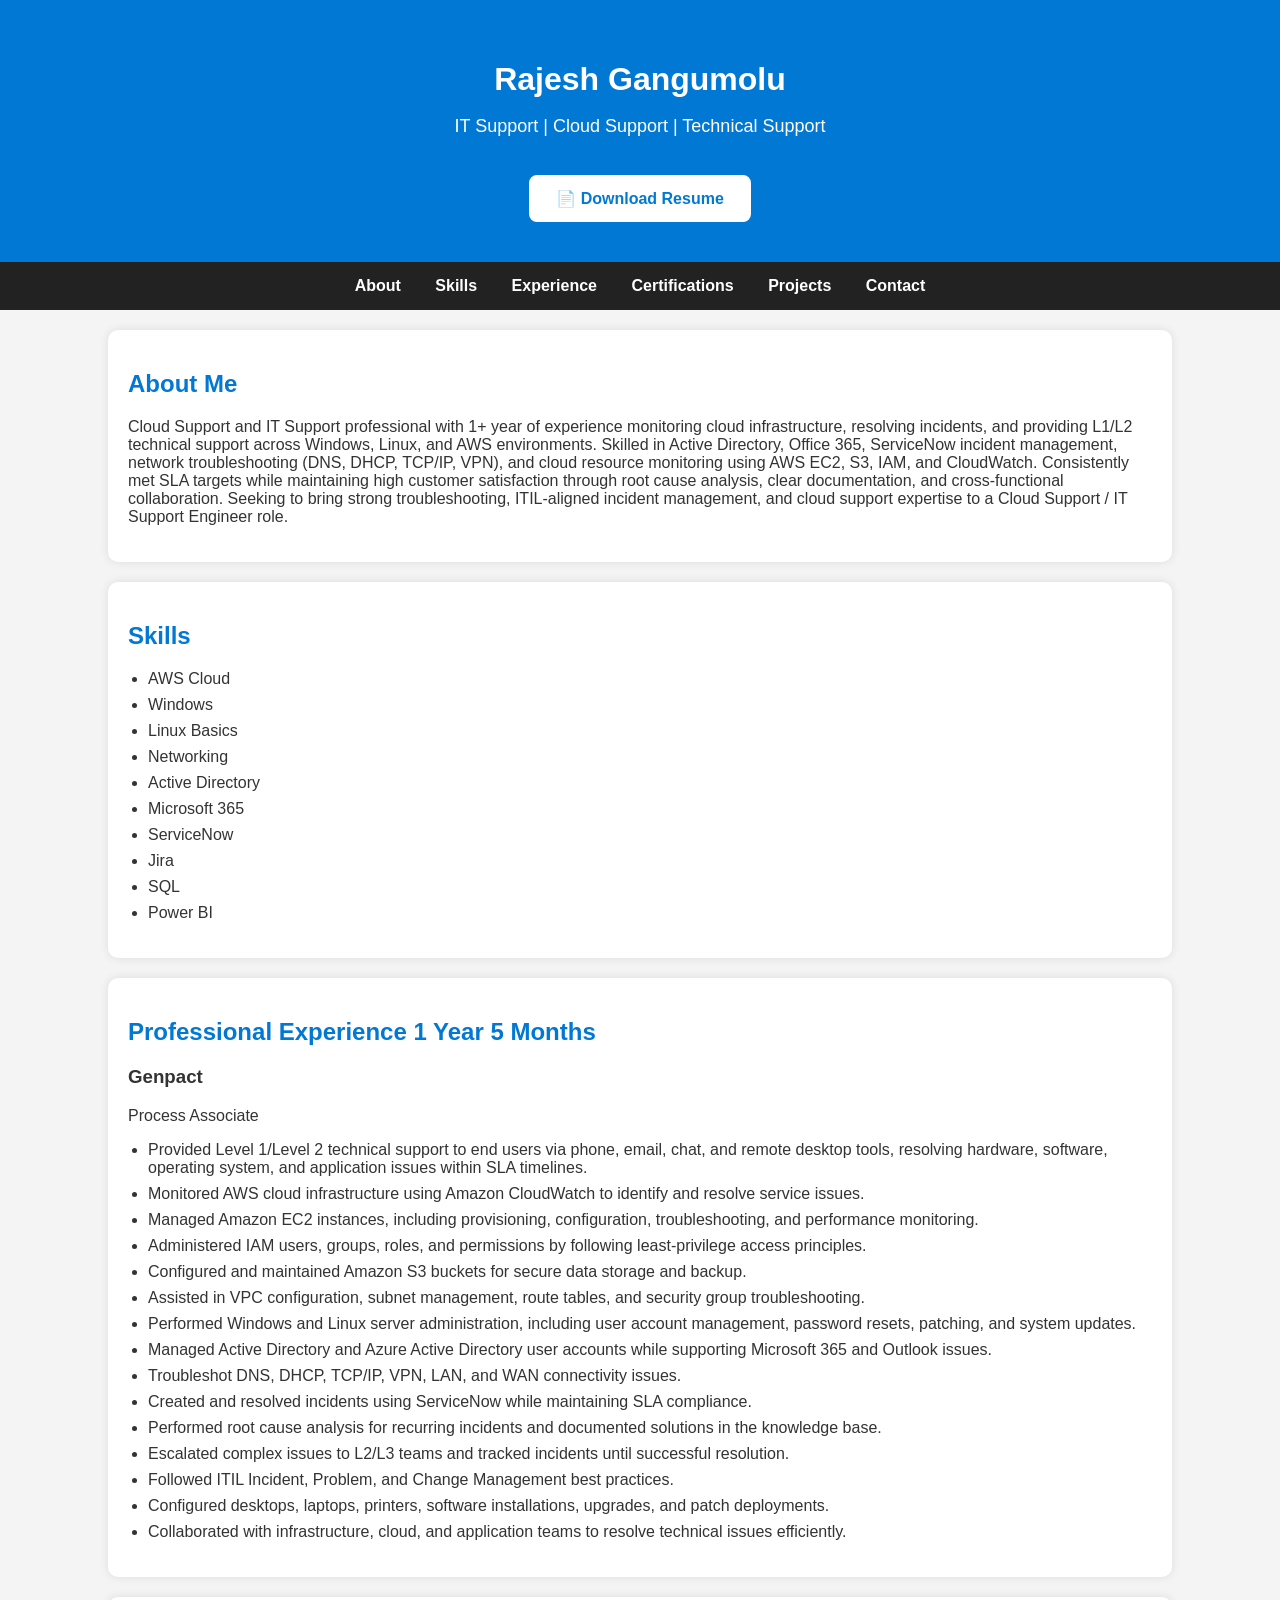
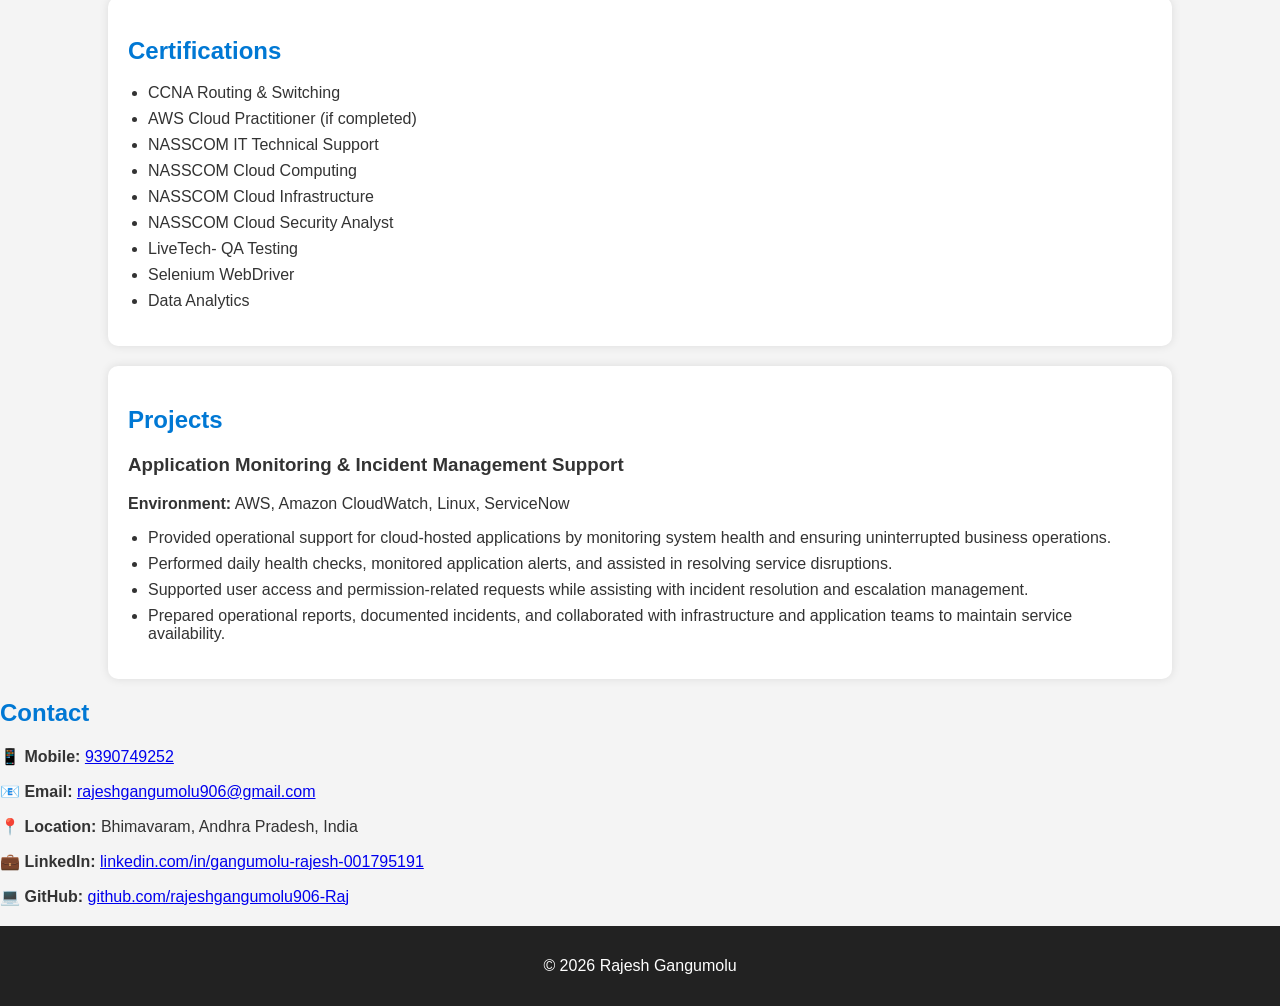
<file: index.html>
<!DOCTYPE html>
<html lang="en">
<head>
    <meta charset="UTF-8">
    <meta name="viewport" content="width=device-width, initial-scale=1.0">
    <title>Rajesh Gangumolu | Portfolio</title>
    <!-- SEO / LinkedIn Preview -->
    <meta property="og:title" content="IT Support & Cloud Support Portfolio" />
    <meta property="og:description" content="Rajesh professional portfolio showcasing IT Support, Cloud skills, projects and certifications." />
    <meta property="og:image" content="https://rajeshgangumolu906-raj.github.io/rajesh-portfolio/assets/thumbnail.png" />
    <meta property="og:image:width" content="1200" />
<meta property="og:image:height" content="630" />
    <meta property="og:url" content="https://rajeshgangumolu906-raj.github.io/rajesh-portfolio/" />
    <meta property="og:type" content="website" />

    <!-- ⭐ IMPORTANT (add this extra for better sharing) -->
    <meta name="description" content="IT Support & Cloud Support Portfolio of Rajesh Gangumolu - Projects, Skills, Certifications" />

    <link rel="stylesheet" href="style.css">
</head>
<body>


<header>
    <h1>Rajesh Gangumolu</h1>
    <p>IT Support | Cloud Support | Technical Support</p>
    
    <br>

    <a href="Gangumolu.pdf" class="button" target="_blank">
        📄 Download Resume
    </a>
</header>

<nav>
    <a href="#about">About</a>
    <a href="#skills">Skills</a>
    <a href="#experience">Experience</a>
    <a href="#certifications">Certifications</a>
    <a href="#Projects">Projects</a>
    <a href="#contact">Contact</a>
</nav>

<section id="about">
    <h2>About Me</h2>
    <p>
        Cloud Support and IT Support professional with 1+ year of experience monitoring cloud infrastructure, resolving incidents, and providing L1/L2 technical support across Windows, Linux, and AWS environments. 
        Skilled in Active Directory, Office 365, ServiceNow incident management, network troubleshooting (DNS, DHCP, TCP/IP, VPN), and cloud resource monitoring using AWS EC2, S3, IAM, and CloudWatch. 
        Consistently met SLA targets while maintaining high customer satisfaction through root cause analysis, clear documentation, and cross-functional collaboration. Seeking to bring strong troubleshooting, 
        ITIL-aligned incident management, and cloud support expertise to a Cloud Support / IT Support Engineer role.
    </p>
</section>

<section id="skills">
    <h2>Skills</h2>
    <ul>
        <li>AWS Cloud</li>
        <li>Windows</li>
        <li>Linux Basics</li>
        <li>Networking</li>
        <li>Active Directory</li>
        <li>Microsoft 365</li>
        <li>ServiceNow</li>
        <li>Jira</li>
        <li>SQL</li>
        <li>Power BI</li>
    </ul>
</section>

<section id="experience">
    <h2>Professional Experience 1 Year 5 Months</h2>
    <h3>Genpact</h3>
    <p>Process Associate</p>
    <ul>
        <li>Provided Level 1/Level 2 technical support to end users via phone, email, chat, and remote desktop tools, resolving hardware, software, operating system, and application issues within SLA timelines.</li>

<li>Monitored AWS cloud infrastructure using Amazon CloudWatch to identify and resolve service issues.</li>

<li>Managed Amazon EC2 instances, including provisioning, configuration, troubleshooting, and performance monitoring.</li>

<li>Administered IAM users, groups, roles, and permissions by following least-privilege access principles.</li>

<li>Configured and maintained Amazon S3 buckets for secure data storage and backup.</li>

<li>Assisted in VPC configuration, subnet management, route tables, and security group troubleshooting.</li>

<li>Performed Windows and Linux server administration, including user account management, password resets, patching, and system updates.</li>

<li>Managed Active Directory and Azure Active Directory user accounts while supporting Microsoft 365 and Outlook issues.</li>

<li>Troubleshot DNS, DHCP, TCP/IP, VPN, LAN, and WAN connectivity issues.</li>

<li>Created and resolved incidents using ServiceNow while maintaining SLA compliance.</li>

<li>Performed root cause analysis for recurring incidents and documented solutions in the knowledge base.</li>

<li>Escalated complex issues to L2/L3 teams and tracked incidents until successful resolution.</li>

<li>Followed ITIL Incident, Problem, and Change Management best practices.</li>

<li>Configured desktops, laptops, printers, software installations, upgrades, and patch deployments.</li>

<li>Collaborated with infrastructure, cloud, and application teams to resolve technical issues efficiently.</li>
        
    </ul>
</section>

<section id="certifications">
    <h2>Certifications</h2>
    <ul>
        <li>CCNA Routing & Switching</li>
        <li>AWS Cloud Practitioner (if completed)</li>
        <li>NASSCOM IT Technical Support</li>
        <li>NASSCOM Cloud Computing</li>
        <li>NASSCOM Cloud Infrastructure</li>
        <li>NASSCOM Cloud Security Analyst</li>
        <li>LiveTech- QA Testing</li>
        <li>Selenium WebDriver</li>
        <li>Data Analytics</li>
    </ul>
</section>

    <section id="projects">

<h2>Projects</h2>

<h3>Application Monitoring & Incident Management Support</h3>

<p><strong>Environment:</strong> AWS, Amazon CloudWatch, Linux, ServiceNow</p>

<ul>

<li>Provided operational support for cloud-hosted applications by monitoring system health and ensuring uninterrupted business operations.</li>

<li>Performed daily health checks, monitored application alerts, and assisted in resolving service disruptions.</li>

<li>Supported user access and permission-related requests while assisting with incident resolution and escalation management.</li>

<li>Prepared operational reports, documented incidents, and collaborated with infrastructure and application teams to maintain service availability.</li>

</ul>

</section>

<h2>Contact</h2>

    <p><strong>📱 Mobile:</strong>
        <a href="tel:+919390749252">9390749252</a>
    </p>

    <p><strong>📧 Email:</strong>
        <a href="mailto:rajeshgangumolu906@gmail.com">
            rajeshgangumolu906@gmail.com
        </a>
    </p>

    <p><strong>📍 Location:</strong> Bhimavaram, Andhra Pradesh, India</p>

    <p><strong>💼 LinkedIn:</strong>
        <a href="https://www.linkedin.com/in/gangumolu-rajesh-001795191/" target="_blank">
            linkedin.com/in/gangumolu-rajesh-001795191
        </a>
    </p>

    <p><strong>💻 GitHub:</strong>
        <a href="https://github.com/rajeshgangumolu906-Raj" target="_blank">
            github.com/rajeshgangumolu906-Raj
        </a>
    </p>
</section>

<footer>
    <p>© 2026 Rajesh Gangumolu</p>
</footer>

</body>
</html>
</file>
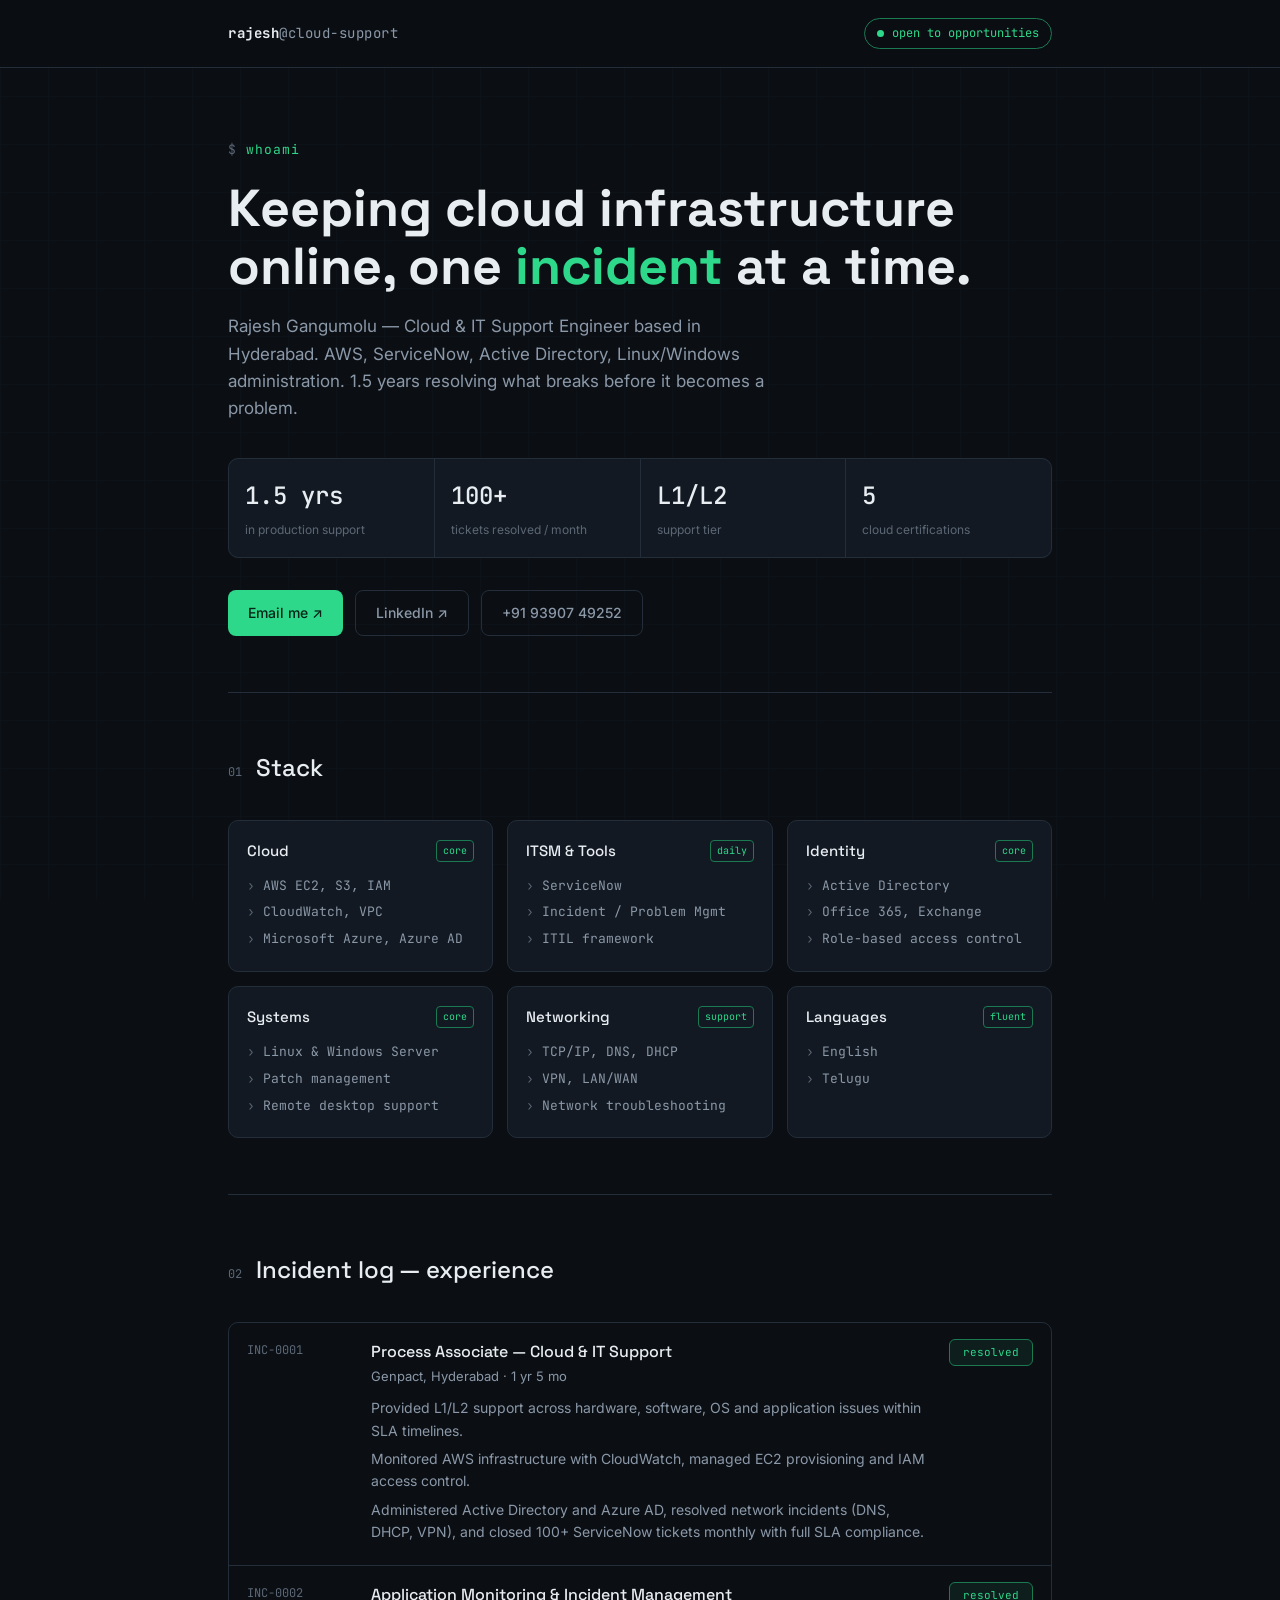
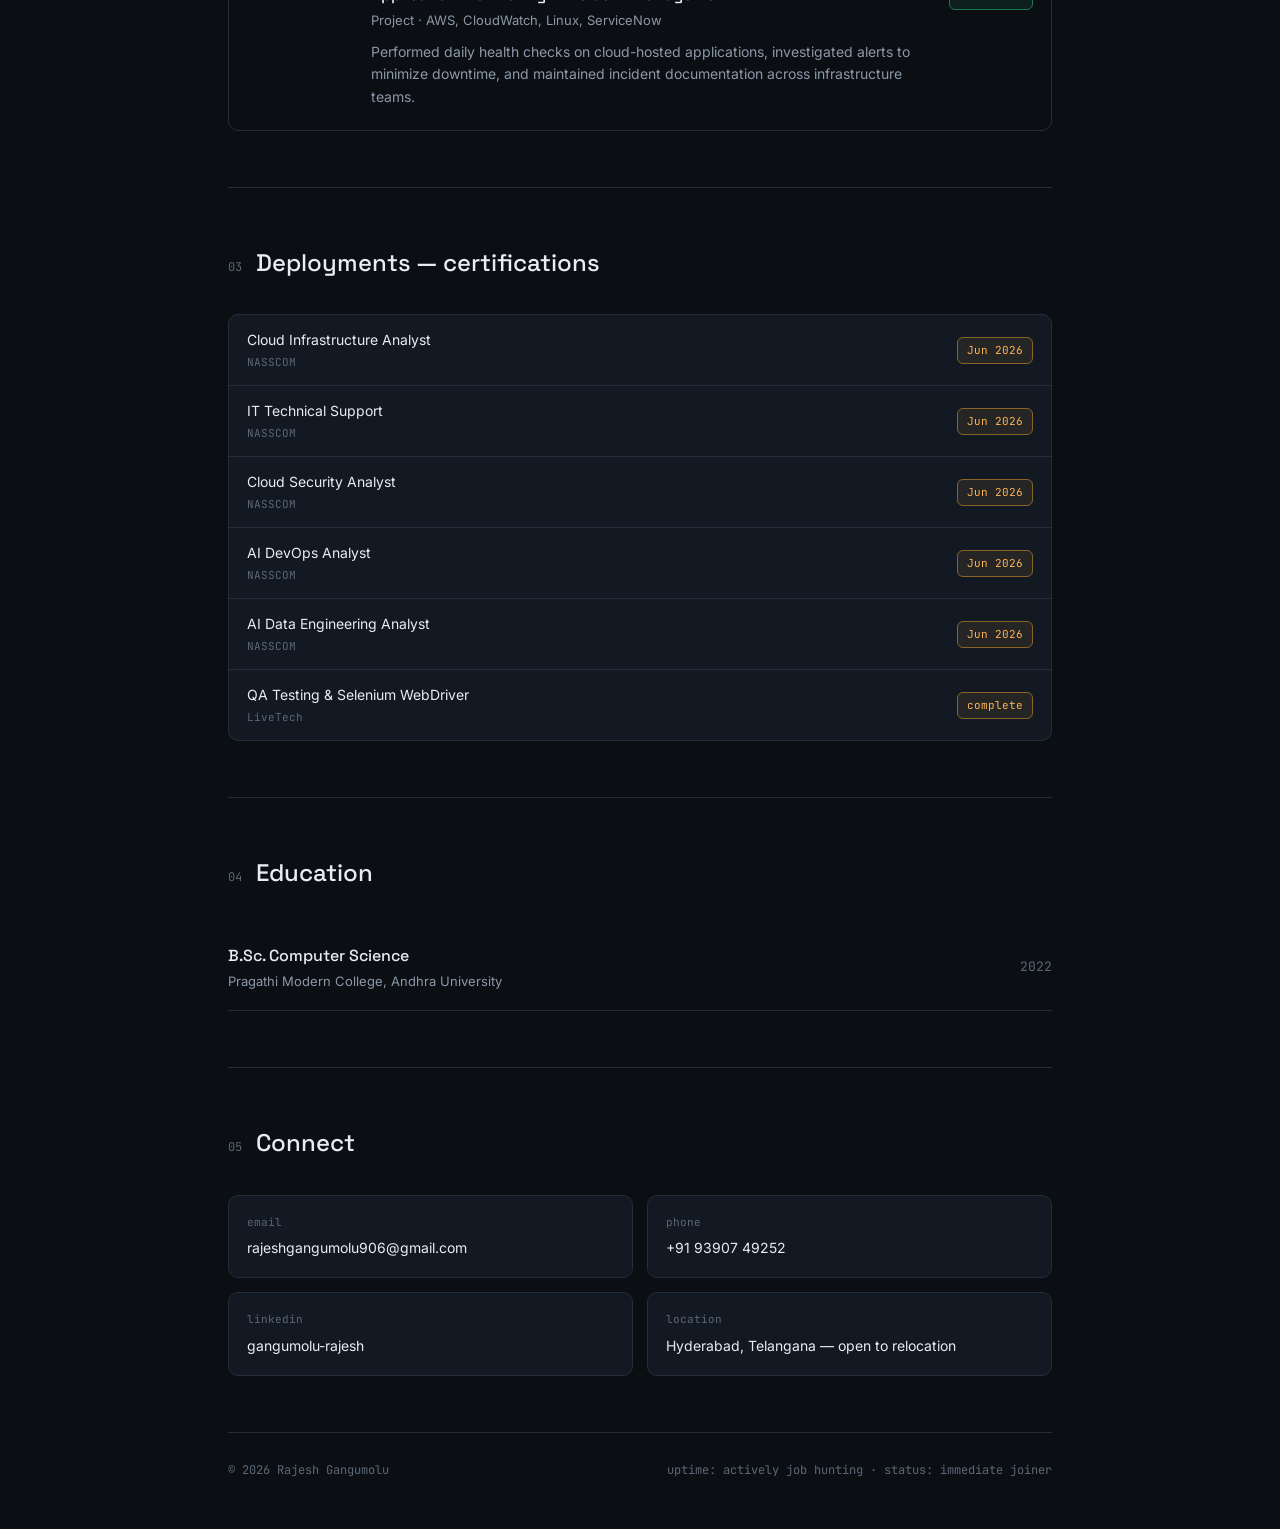
<file: rajesh_portfolio_1.html>
<!DOCTYPE html>
<html lang="en">
<head>
<meta charset="UTF-8">
<meta name="viewport" content="width=device-width, initial-scale=1.0">
<title>Rajesh Gangumolu — Cloud & IT Support Engineer</title>
<link rel="preconnect" href="https://fonts.googleapis.com">
<link href="https://fonts.googleapis.com/css2?family=Space+Grotesk:wght@400;500;700&family=Inter:wght@400;500;600&family=JetBrains+Mono:wght@400;500&display=swap" rel="stylesheet">
<style>
  :root{
    --bg: #0B0F14;
    --surface: #121922;
    --surface-2: #19222D;
    --line: #232E3A;
    --text: #E8EDF2;
    --text-dim: #8B98A8;
    --text-faint: #5C6776;
    --mint: #2ED88A;
    --mint-dim: #1B7A52;
    --amber: #FFB454;
    --amber-dim: #8A6526;
    --mono: 'JetBrains Mono', monospace;
    --disp: 'Space Grotesk', sans-serif;
    --body: 'Inter', sans-serif;
  }
  *{box-sizing:border-box; margin:0; padding:0;}
  html{scroll-behavior:smooth;}
  body{
    background:var(--bg);
    color:var(--text);
    font-family:var(--body);
    line-height:1.6;
    -webkit-font-smoothing:antialiased;
  }
  body::before{
    content:"";
    position:fixed; inset:0;
    background-image:
      linear-gradient(var(--line) 1px, transparent 1px),
      linear-gradient(90deg, var(--line) 1px, transparent 1px);
    background-size:48px 48px;
    opacity:0.12;
    pointer-events:none;
    z-index:0;
  }
  .wrap{max-width:880px; margin:0 auto; padding:0 28px; position:relative; z-index:1;}

  /* ---- top bar ---- */
  .topbar{
    border-bottom:1px solid var(--line);
    padding:18px 0;
    position:sticky; top:0;
    background:rgba(11,15,20,0.92);
    backdrop-filter:blur(6px);
    z-index:10;
  }
  .topbar .wrap{display:flex; align-items:center; justify-content:space-between;}
  .brand{font-family:var(--mono); font-size:14px; color:var(--text-dim); letter-spacing:0.5px;}
  .brand b{color:var(--text);}
  .status-pill{
    display:flex; align-items:center; gap:8px;
    font-family:var(--mono); font-size:12px; color:var(--mint);
    border:1px solid var(--mint-dim); border-radius:20px;
    padding:5px 12px;
  }
  .dot{width:7px; height:7px; border-radius:50%; background:var(--mint); animation:pulse 2s infinite;}
  @keyframes pulse{0%,100%{opacity:1;}50%{opacity:0.35;}}

  /* ---- hero ---- */
  .hero{padding:72px 0 56px;}
  .eyebrow{font-family:var(--mono); font-size:13px; color:var(--mint); letter-spacing:1px; margin-bottom:18px;}
  .eyebrow::before{content:"$ "; color:var(--text-faint);}
  h1{
    font-family:var(--disp); font-weight:700;
    font-size:clamp(34px,5vw,52px); line-height:1.12;
    color:var(--text); margin-bottom:18px;
  }
  h1 span{color:var(--mint);}
  .lede{font-size:17px; color:var(--text-dim); max-width:560px; margin-bottom:36px;}

  .metrics{
    display:grid; grid-template-columns:repeat(4,1fr); gap:1px;
    background:var(--line); border:1px solid var(--line); border-radius:10px;
    overflow:hidden; margin-bottom:8px;
  }
  .metric{background:var(--surface); padding:18px 16px;}
  .metric .num{font-family:var(--mono); font-size:24px; font-weight:500; color:var(--text);}
  .metric .lbl{font-size:12px; color:var(--text-faint); margin-top:4px;}

  .cta-row{display:flex; gap:12px; margin-top:32px; flex-wrap:wrap;}
  .btn{
    font-family:var(--body); font-weight:500; font-size:14px;
    padding:11px 20px; border-radius:8px; text-decoration:none;
    display:inline-flex; align-items:center; gap:8px;
    transition:all 0.15s ease;
  }
  .btn-primary{background:var(--mint); color:#062318;}
  .btn-primary:hover{background:#3FE89B;}
  .btn-ghost{border:1px solid var(--line); color:var(--text-dim);}
  .btn-ghost:hover{border-color:var(--text-faint); color:var(--text);}

  /* ---- section shell ---- */
  section{padding:56px 0; border-top:1px solid var(--line);}
  .sec-head{display:flex; align-items:baseline; gap:14px; margin-bottom:32px;}
  .sec-tag{font-family:var(--mono); font-size:12px; color:var(--text-faint);}
  .sec-title{font-family:var(--disp); font-size:24px; font-weight:500; color:var(--text);}

  /* ---- stack / skills as services ---- */
  .stack-grid{display:grid; grid-template-columns:repeat(3,1fr); gap:14px;}
  .stack-card{
    background:var(--surface); border:1px solid var(--line); border-radius:10px;
    padding:18px;
  }
  .stack-card .head{display:flex; align-items:center; justify-content:space-between; margin-bottom:10px;}
  .stack-card .title{font-family:var(--disp); font-weight:500; font-size:15px;}
  .stack-card .badge{
    font-family:var(--mono); font-size:10px; color:var(--mint);
    border:1px solid var(--mint-dim); border-radius:4px; padding:2px 6px;
  }
  .stack-card ul{list-style:none;}
  .stack-card li{
    font-size:13px; color:var(--text-dim); padding:3px 0;
    font-family:var(--mono);
  }
  .stack-card li::before{content:"› "; color:var(--text-faint);}

  /* ---- incident log = experience ---- */
  .log{border:1px solid var(--line); border-radius:10px; overflow:hidden;}
  .log-row{
    display:grid; grid-template-columns:108px 1fr 84px;
    gap:16px; padding:16px 18px;
    border-bottom:1px solid var(--line);
    align-items:start;
  }
  .log-row:last-child{border-bottom:none;}
  .log-id{font-family:var(--mono); font-size:12px; color:var(--text-faint); padding-top:2px;}
  .log-body .role{font-family:var(--disp); font-weight:500; font-size:16px; margin-bottom:2px;}
  .log-body .org{font-size:13px; color:var(--text-dim); margin-bottom:10px;}
  .log-body p{font-size:14px; color:var(--text-dim); margin-bottom:6px;}
  .log-status{
    font-family:var(--mono); font-size:11px; color:var(--mint);
    background:rgba(46,216,138,0.08); border:1px solid var(--mint-dim);
    border-radius:6px; padding:4px 8px; height:fit-content;
    text-align:center;
  }

  /* ---- certifications as deployments ---- */
  .deploy-list{display:flex; flex-direction:column; gap:1px; background:var(--line); border:1px solid var(--line); border-radius:10px; overflow:hidden;}
  .deploy{
    background:var(--surface); padding:14px 18px;
    display:flex; align-items:center; justify-content:space-between;
  }
  .deploy-name{font-size:14px; color:var(--text);}
  .deploy-name span{display:block; font-family:var(--mono); font-size:11px; color:var(--text-faint); margin-top:2px;}
  .deploy-tag{
    font-family:var(--mono); font-size:11px; color:var(--amber);
    background:rgba(255,180,84,0.08); border:1px solid var(--amber-dim);
    border-radius:6px; padding:4px 9px; white-space:nowrap;
  }

  /* ---- education ---- */
  .edu-row{
    display:flex; justify-content:space-between; align-items:center;
    padding:18px 0;
  }
  .edu-row .deg{font-family:var(--disp); font-size:16px; font-weight:500;}
  .edu-row .school{font-size:13px; color:var(--text-dim); margin-top:3px;}
  .edu-row .yr{font-family:var(--mono); font-size:13px; color:var(--text-faint);}

  /* ---- contact / footer ---- */
  .contact-grid{display:grid; grid-template-columns:repeat(2,1fr); gap:14px;}
  .contact-card{
    background:var(--surface); border:1px solid var(--line); border-radius:10px;
    padding:18px; text-decoration:none; display:block;
    transition:border-color 0.15s ease;
  }
  .contact-card:hover{border-color:var(--mint-dim);}
  .contact-card .k{font-family:var(--mono); font-size:11px; color:var(--text-faint); margin-bottom:6px;}
  .contact-card .v{font-size:14px; color:var(--text);}

  footer{
    border-top:1px solid var(--line); padding:28px 0 48px;
    font-family:var(--mono); font-size:12px; color:var(--text-faint);
    display:flex; justify-content:space-between; flex-wrap:wrap; gap:8px;
  }

  @media (max-width:640px){
    .metrics{grid-template-columns:repeat(2,1fr);}
    .stack-grid{grid-template-columns:1fr;}
    .contact-grid{grid-template-columns:1fr;}
    .log-row{grid-template-columns:1fr; gap:8px;}
    .log-status{width:fit-content;}
  }
</style>
</head>
<body>

<div class="topbar">
  <div class="wrap">
    <div class="brand"><b>rajesh</b>@cloud-support</div>
    <div class="status-pill"><span class="dot"></span>open to opportunities</div>
  </div>
</div>

<div class="wrap">

  <section class="hero" style="border-top:none;">
    <div class="eyebrow">whoami</div>
    <h1>Keeping cloud infrastructure<br>online, one <span>incident</span> at a time.</h1>
    <p class="lede">Rajesh Gangumolu — Cloud & IT Support Engineer based in Hyderabad. AWS, ServiceNow, Active Directory, Linux/Windows administration. 1.5 years resolving what breaks before it becomes a problem.</p>

    <div class="metrics">
      <div class="metric"><div class="num">1.5 yrs</div><div class="lbl">in production support</div></div>
      <div class="metric"><div class="num">100+</div><div class="lbl">tickets resolved / month</div></div>
      <div class="metric"><div class="num">L1/L2</div><div class="lbl">support tier</div></div>
      <div class="metric"><div class="num">5</div><div class="lbl">cloud certifications</div></div>
    </div>

    <div class="cta-row">
      <a class="btn btn-primary" href="mailto:rajeshgangumolu906@gmail.com">Email me ↗</a>
      <a class="btn btn-ghost" href="https://www.linkedin.com/in/gangumolu-rajesh-001795191/" target="_blank">LinkedIn ↗</a>
      <a class="btn btn-ghost" href="tel:+919390749252">+91 93907 49252</a>
    </div>
  </section>

  <section id="stack">
    <div class="sec-head">
      <span class="sec-tag">01</span>
      <span class="sec-title">Stack</span>
    </div>
    <div class="stack-grid">
      <div class="stack-card">
        <div class="head"><span class="title">Cloud</span><span class="badge">core</span></div>
        <ul>
          <li>AWS EC2, S3, IAM</li>
          <li>CloudWatch, VPC</li>
          <li>Microsoft Azure, Azure AD</li>
        </ul>
      </div>
      <div class="stack-card">
        <div class="head"><span class="title">ITSM & Tools</span><span class="badge">daily</span></div>
        <ul>
          <li>ServiceNow</li>
          <li>Incident / Problem Mgmt</li>
          <li>ITIL framework</li>
        </ul>
      </div>
      <div class="stack-card">
        <div class="head"><span class="title">Identity</span><span class="badge">core</span></div>
        <ul>
          <li>Active Directory</li>
          <li>Office 365, Exchange</li>
          <li>Role-based access control</li>
        </ul>
      </div>
      <div class="stack-card">
        <div class="head"><span class="title">Systems</span><span class="badge">core</span></div>
        <ul>
          <li>Linux & Windows Server</li>
          <li>Patch management</li>
          <li>Remote desktop support</li>
        </ul>
      </div>
      <div class="stack-card">
        <div class="head"><span class="title">Networking</span><span class="badge">support</span></div>
        <ul>
          <li>TCP/IP, DNS, DHCP</li>
          <li>VPN, LAN/WAN</li>
          <li>Network troubleshooting</li>
        </ul>
      </div>
      <div class="stack-card">
        <div class="head"><span class="title">Languages</span><span class="badge">fluent</span></div>
        <ul>
          <li>English</li>
          <li>Telugu</li>
        </ul>
      </div>
    </div>
  </section>

  <section id="experience">
    <div class="sec-head">
      <span class="sec-tag">02</span>
      <span class="sec-title">Incident log — experience</span>
    </div>
    <div class="log">
      <div class="log-row">
        <div class="log-id">INC-0001</div>
        <div class="log-body">
          <div class="role">Process Associate — Cloud & IT Support</div>
          <div class="org">Genpact, Hyderabad · 1 yr 5 mo</div>
          <p>Provided L1/L2 support across hardware, software, OS and application issues within SLA timelines.</p>
          <p>Monitored AWS infrastructure with CloudWatch, managed EC2 provisioning and IAM access control.</p>
          <p>Administered Active Directory and Azure AD, resolved network incidents (DNS, DHCP, VPN), and closed 100+ ServiceNow tickets monthly with full SLA compliance.</p>
        </div>
        <div class="log-status">resolved</div>
      </div>
      <div class="log-row">
        <div class="log-id">INC-0002</div>
        <div class="log-body">
          <div class="role">Application Monitoring & Incident Management</div>
          <div class="org">Project · AWS, CloudWatch, Linux, ServiceNow</div>
          <p>Performed daily health checks on cloud-hosted applications, investigated alerts to minimize downtime, and maintained incident documentation across infrastructure teams.</p>
        </div>
        <div class="log-status">resolved</div>
      </div>
    </div>
  </section>

  <section id="certs">
    <div class="sec-head">
      <span class="sec-tag">03</span>
      <span class="sec-title">Deployments — certifications</span>
    </div>
    <div class="deploy-list">
      <div class="deploy"><div class="deploy-name">Cloud Infrastructure Analyst<span>NASSCOM</span></div><div class="deploy-tag">Jun 2026</div></div>
      <div class="deploy"><div class="deploy-name">IT Technical Support<span>NASSCOM</span></div><div class="deploy-tag">Jun 2026</div></div>
      <div class="deploy"><div class="deploy-name">Cloud Security Analyst<span>NASSCOM</span></div><div class="deploy-tag">Jun 2026</div></div>
      <div class="deploy"><div class="deploy-name">AI DevOps Analyst<span>NASSCOM</span></div><div class="deploy-tag">Jun 2026</div></div>
      <div class="deploy"><div class="deploy-name">AI Data Engineering Analyst<span>NASSCOM</span></div><div class="deploy-tag">Jun 2026</div></div>
      <div class="deploy"><div class="deploy-name">QA Testing & Selenium WebDriver<span>LiveTech</span></div><div class="deploy-tag">complete</div></div>
    </div>
  </section>

  <section id="education">
    <div class="sec-head">
      <span class="sec-tag">04</span>
      <span class="sec-title">Education</span>
    </div>
    <div class="edu-row" style="border-bottom:1px solid var(--line);">
      <div>
        <div class="deg">B.Sc. Computer Science</div>
        <div class="school">Pragathi Modern College, Andhra University</div>
      </div>
      <div class="yr">2022</div>
    </div>
  </section>

  <section id="contact">
    <div class="sec-head">
      <span class="sec-tag">05</span>
      <span class="sec-title">Connect</span>
    </div>
    <div class="contact-grid">
      <a class="contact-card" href="mailto:rajeshgangumolu906@gmail.com">
        <div class="k">email</div>
        <div class="v">rajeshgangumolu906@gmail.com</div>
      </a>
      <a class="contact-card" href="tel:+919390749252">
        <div class="k">phone</div>
        <div class="v">+91 93907 49252</div>
      </a>
      <a class="contact-card" href="https://www.linkedin.com/in/gangumolu-rajesh-001795191/" target="_blank">
        <div class="k">linkedin</div>
        <div class="v">gangumolu-rajesh</div>
      </a>
      <div class="contact-card">
        <div class="k">location</div>
        <div class="v">Hyderabad, Telangana — open to relocation</div>
      </div>
    </div>
  </section>

  <footer>
    <span>© 2026 Rajesh Gangumolu</span>
    <span>uptime: actively job hunting · status: immediate joiner</span>
  </footer>

</div>
</body>
</html>
</file>
<file: style.css>
body {
    font-family: Arial, sans-serif;
    margin: 0;
    background: #f4f4f4;
    color: #333;
}

header {
    background: #0078D4;
    color: white;
    text-align: center;
    padding: 40px 20px;
}

header h1 {
    margin-bottom: 10px;
}

header p {
    font-size: 18px;
    margin-bottom: 20px;
}

/* Resume Button */

.button {
    display: inline-block;
    background: #ffffff;
    color: #0078D4;
    padding: 12px 25px;
    text-decoration: none;
    font-weight: bold;
    border-radius: 8px;
    transition: 0.3s;
    border: 2px solid #ffffff;
}

.button:hover {
    background: #005fa3;
    color: white;
    border: 2px solid #005fa3;
}

nav {
    background: #222;
    text-align: center;
    padding: 15px;
}

nav a {
    color: white;
    text-decoration: none;
    margin: 15px;
    font-weight: bold;
    transition: 0.3s;
}

nav a:hover {
    color: #00bfff;
}

section {
    background: white;
    width: 80%;
    margin: 20px auto;
    padding: 20px;
    border-radius: 10px;
    box-shadow: 0 0 10px rgba(0,0,0,0.1);
}

h2 {
    color: #0078D4;
}

ul {
    padding-left: 20px;
}

li {
    margin-bottom: 8px;
}

footer {
    background: #222;
    color: white;
    text-align: center;
    padding: 15px;
    margin-top: 20px;
}
</file>
